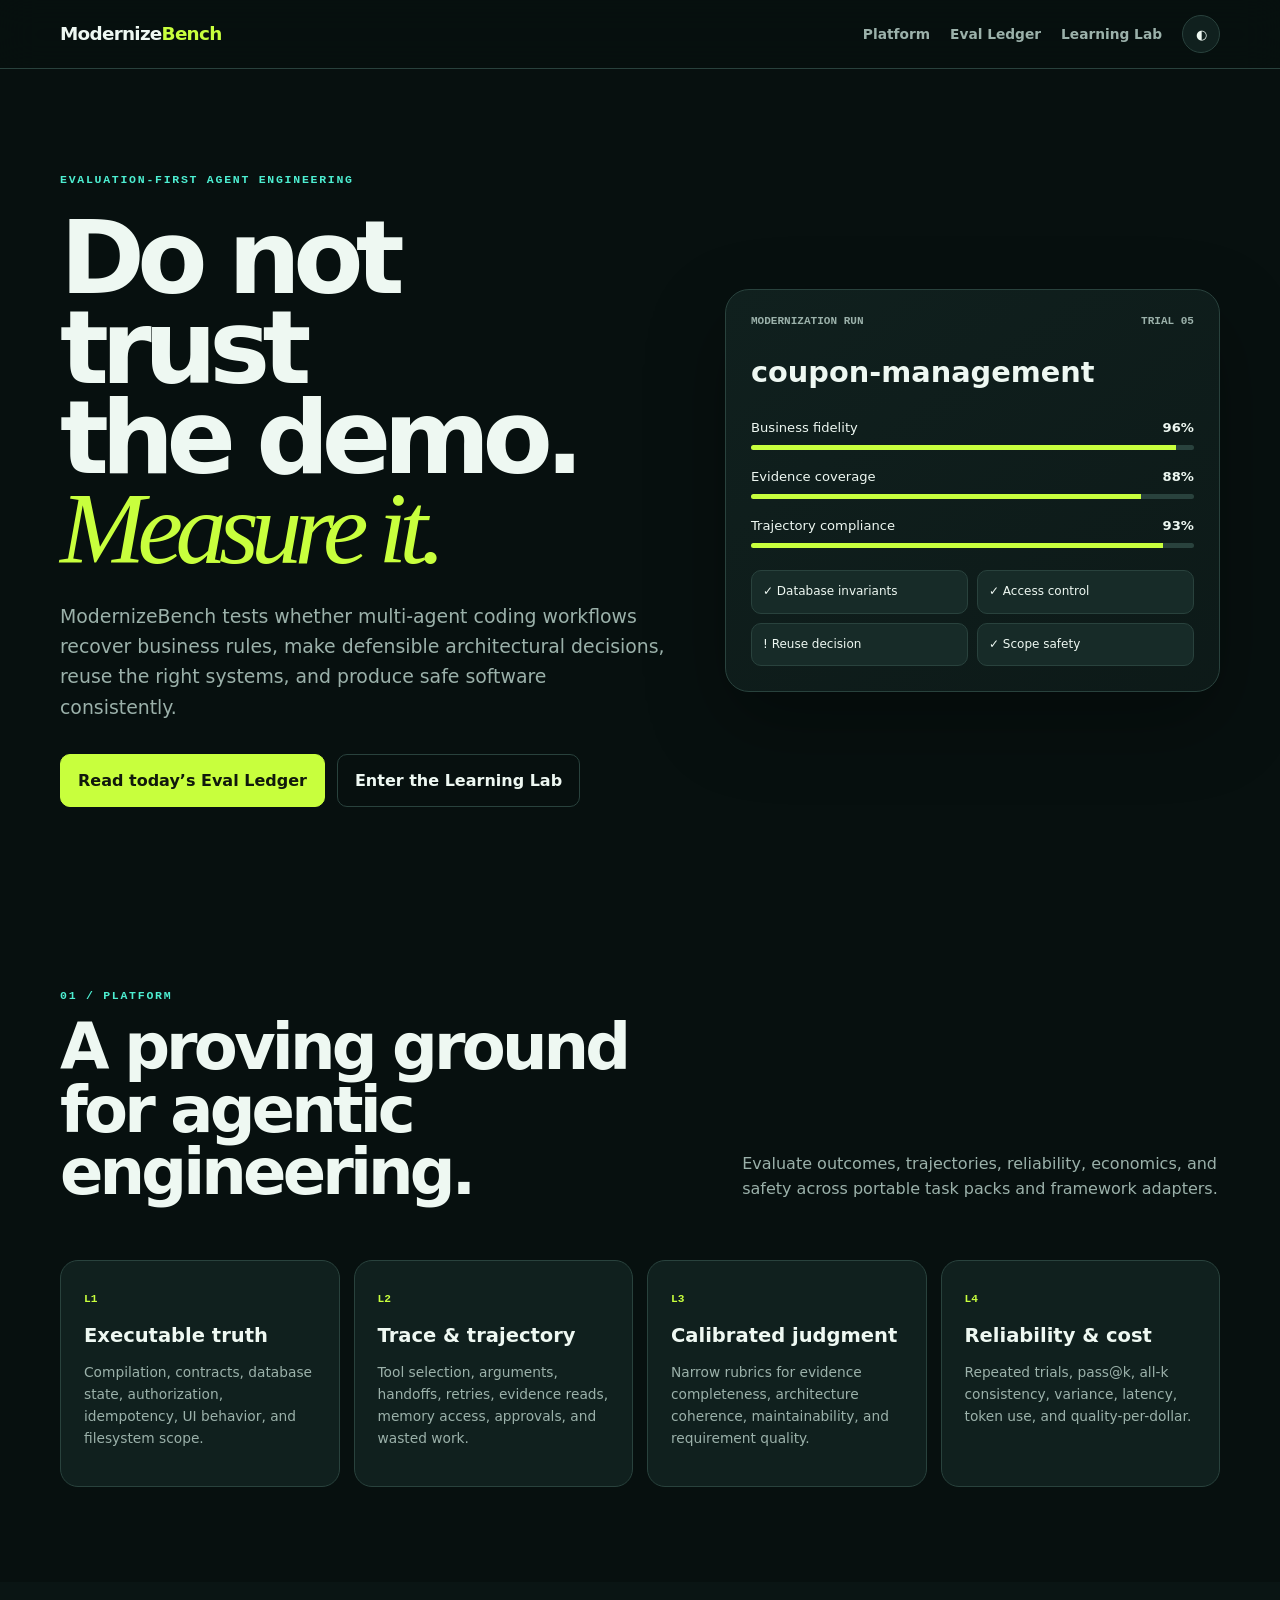
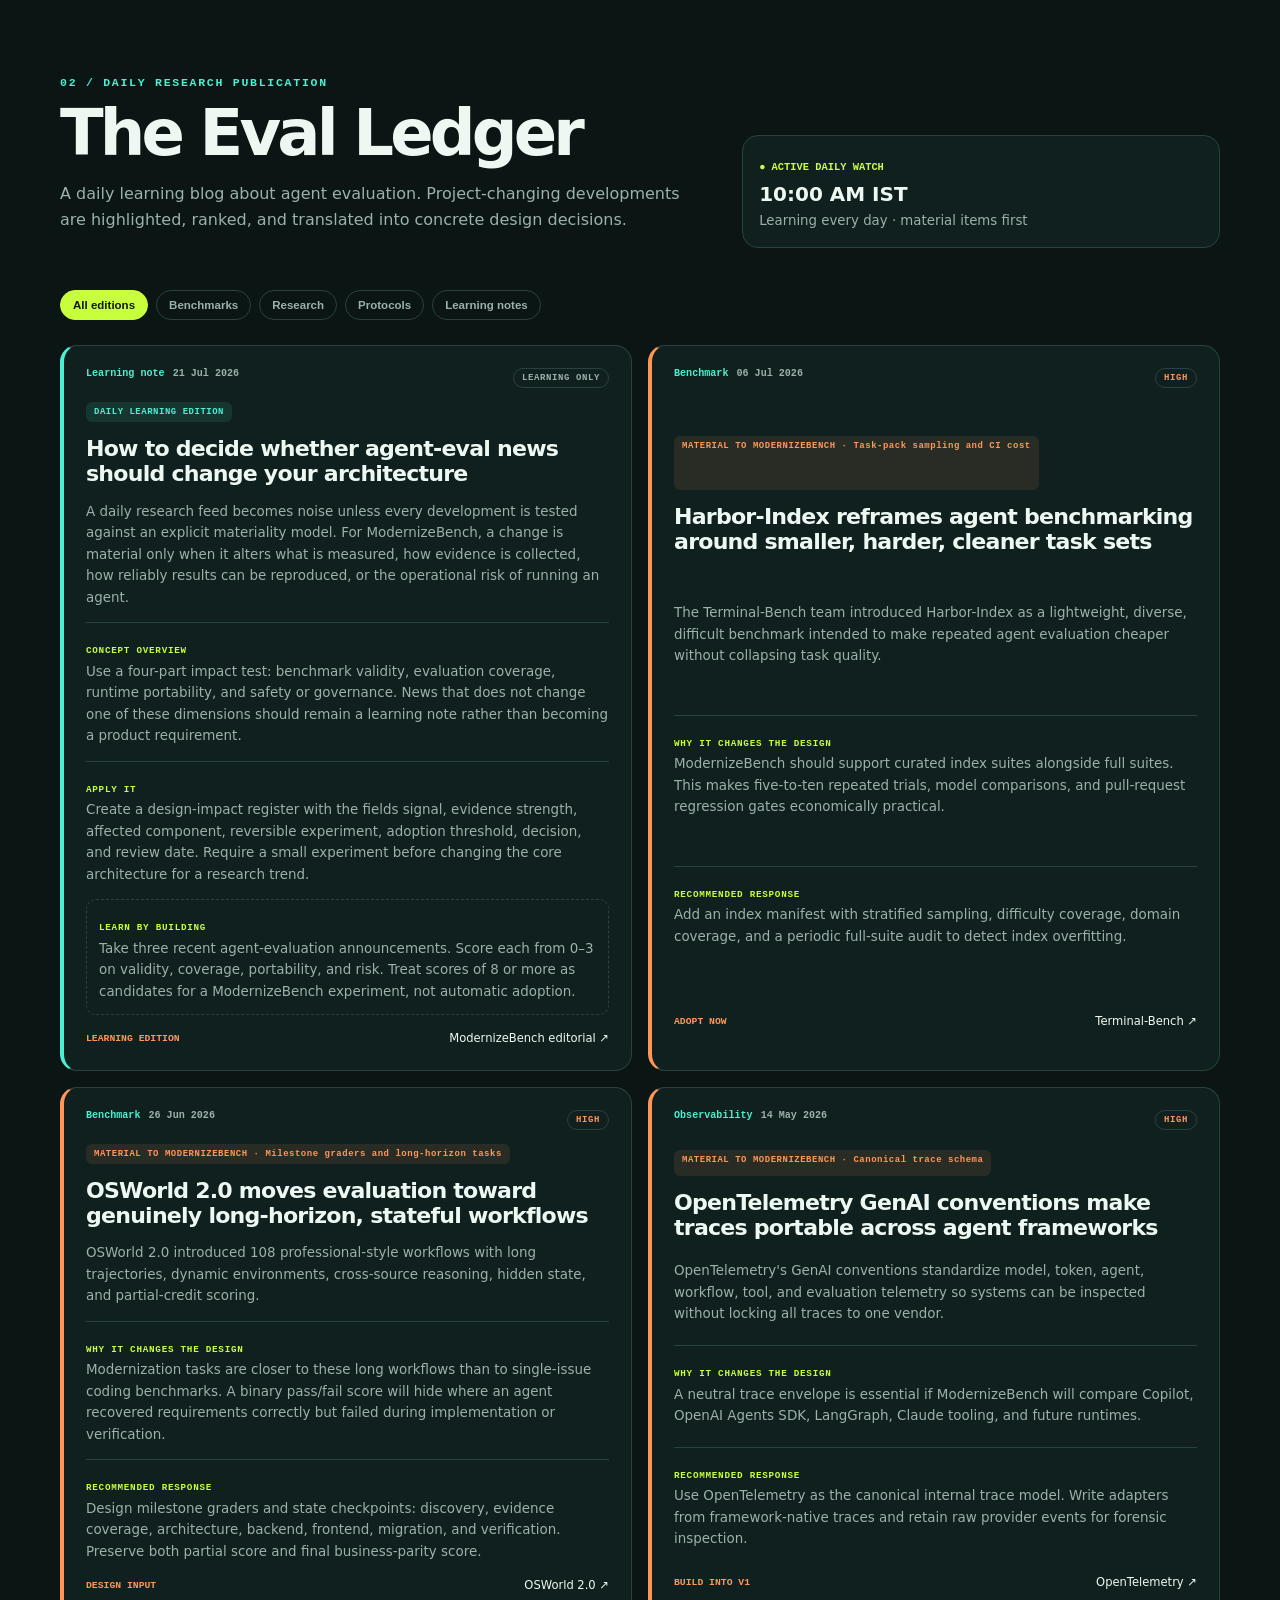
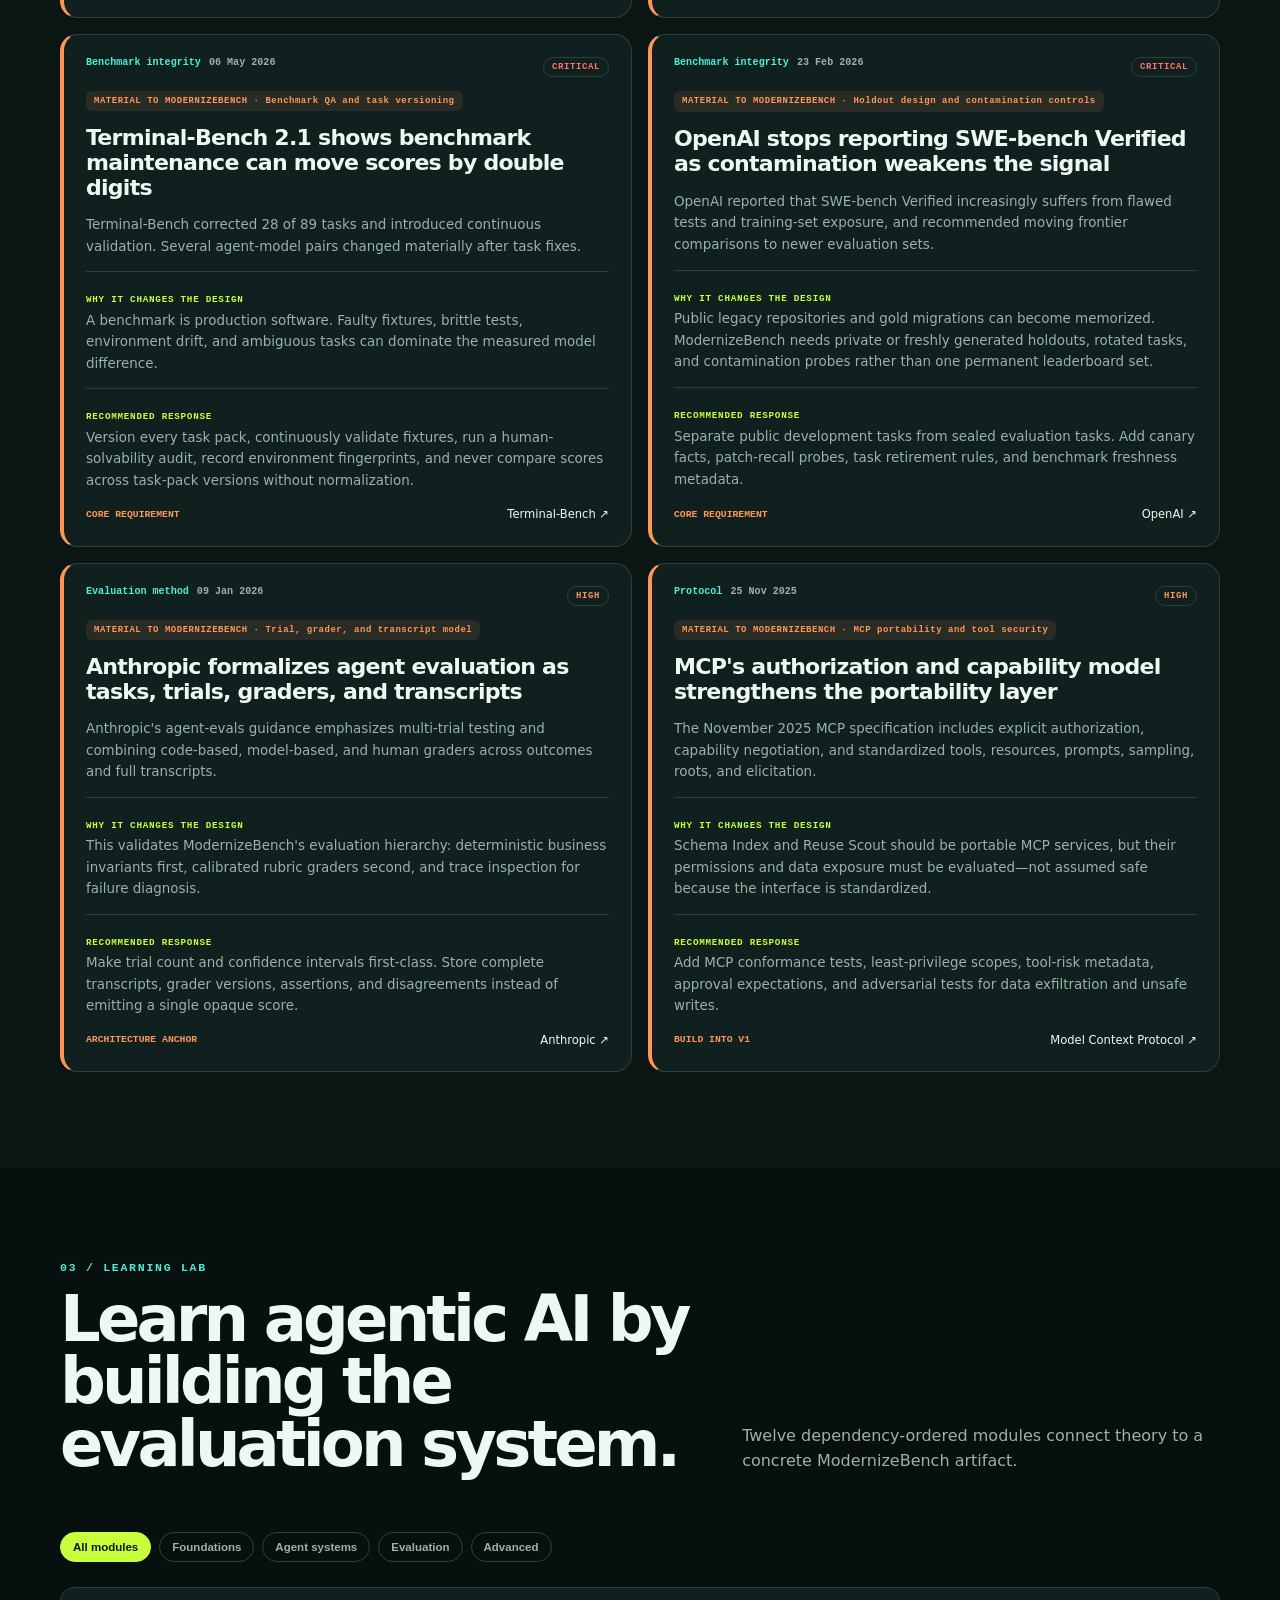
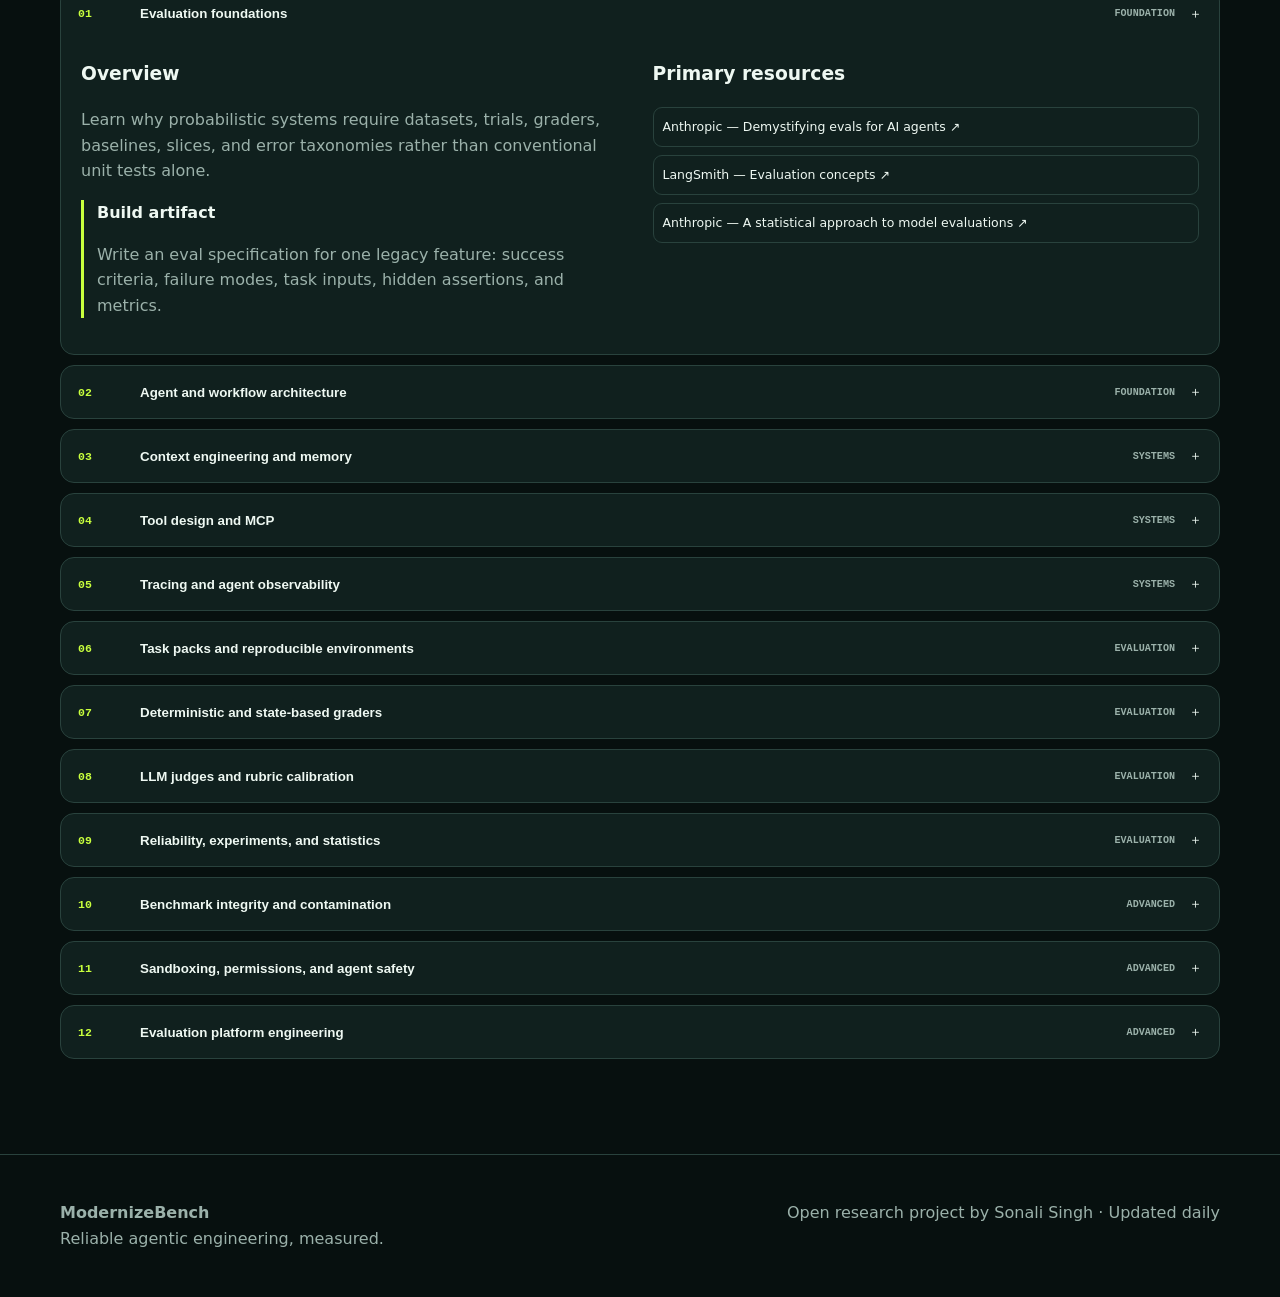
<file: index.html>
<!doctype html>
<html lang="en" data-theme="dark">
<head>
  <meta charset="utf-8">
  <meta name="viewport" content="width=device-width,initial-scale=1">
  <meta name="description" content="ModernizeBench evaluates agentic software-modernization workflows. The Eval Ledger publishes a daily agent-evaluation learning edition.">
  <title>ModernizeBench — The Eval Ledger</title>
  <style>
    :root{--bg:#07100f;--panel:#10201e;--panel2:#172b28;--text:#eef8f2;--muted:#9bb1aa;--line:#29423d;--acid:#c8ff3d;--cyan:#4deed1;--orange:#ff9658;--red:#ff7566;--max:1160px}html[data-theme=light]{--bg:#f0f5ef;--panel:#fff;--panel2:#e7efe9;--text:#0d1b18;--muted:#536b64;--line:#cad9d2;--acid:#6ca900;--cyan:#007f72;--orange:#d85c1d;--red:#c73e37}*{box-sizing:border-box}html{scroll-behavior:smooth}body{margin:0;background:var(--bg);color:var(--text);font:16px/1.6 Inter,ui-sans-serif,system-ui,-apple-system,"Segoe UI",sans-serif}a{color:inherit}.shell{width:min(var(--max),calc(100% - 36px));margin:auto}.nav{position:sticky;top:0;z-index:20;background:color-mix(in srgb,var(--bg) 88%,transparent);backdrop-filter:blur(18px);border-bottom:1px solid var(--line)}.navin{height:68px;display:flex;align-items:center;gap:24px}.brand{font-weight:850;text-decoration:none;letter-spacing:-.04em;font-size:1.15rem}.brand b{color:var(--acid)}.links{margin-left:auto;display:flex;gap:20px;align-items:center}.links a{color:var(--muted);text-decoration:none;font-size:.86rem;font-weight:700}.theme{border:1px solid var(--line);background:var(--panel);color:var(--text);border-radius:50%;width:38px;height:38px;cursor:pointer}.hero{padding:105px 0 88px;display:grid;grid-template-columns:1.1fr .9fr;gap:60px;align-items:center}.eyebrow,.kicker{font:800 .72rem/1 ui-monospace,monospace;letter-spacing:.15em;text-transform:uppercase;color:var(--cyan)}h1{font-size:clamp(3.7rem,8vw,7.4rem);line-height:.88;letter-spacing:-.075em;margin:27px 0}h1 em{color:var(--acid);font-family:Georgia,serif;font-weight:400}.lede{font-size:1.18rem;color:var(--muted);max-width:700px}.actions{display:flex;gap:12px;flex-wrap:wrap;margin-top:32px}.btn{padding:13px 17px;border-radius:10px;text-decoration:none;font-weight:800;border:1px solid var(--line)}.btn.primary{background:var(--acid);color:#11190c;border-color:var(--acid)}.score{background:linear-gradient(145deg,var(--panel),color-mix(in srgb,var(--panel) 80%,#000));border:1px solid var(--line);border-radius:24px;padding:25px;box-shadow:0 30px 80px #0005}.scoretop{display:flex;justify-content:space-between;color:var(--muted);font:700 .69rem ui-monospace,monospace}.score h3{font-size:1.8rem;margin:22px 0}.metric{margin:16px 0}.metric div{display:flex;justify-content:space-between;font-size:.82rem}.bar{height:5px;background:var(--line);margin-top:7px;border-radius:9px;overflow:hidden}.bar i{display:block;height:100%;background:var(--acid)}.checks{display:grid;grid-template-columns:1fr 1fr;gap:9px;margin-top:22px}.check{border:1px solid var(--line);background:var(--panel2);padding:11px;border-radius:10px;font-size:.75rem}.section{padding:95px 0}.heading{display:grid;grid-template-columns:1fr .75fr;gap:45px;align-items:end;margin-bottom:42px}.heading h2{font-size:clamp(2.6rem,5vw,4.8rem);line-height:.98;letter-spacing:-.06em;margin:14px 0}.heading p{color:var(--muted)}.grid4{display:grid;grid-template-columns:repeat(4,1fr);gap:14px}.card{border:1px solid var(--line);background:var(--panel);padding:23px;border-radius:18px}.card span{color:var(--acid);font:800 .7rem ui-monospace,monospace}.card h3{font-size:1.22rem;line-height:1.2;margin:14px 0}.card p{color:var(--muted);font-size:.86rem}.newsletter{background:color-mix(in srgb,var(--panel) 30%,var(--bg))}.monitor{border:1px solid var(--line);background:var(--panel);border-radius:16px;padding:16px;min-width:230px}.monitor b,.monitor small{display:block}.monitor b{font-size:1.25rem}.monitor small{color:var(--muted)}.dot{color:var(--acid);font:800 .65rem ui-monospace,monospace}.filters{display:flex;gap:8px;flex-wrap:wrap;margin:0 0 25px}.filter,.stage{border:1px solid var(--line);background:transparent;color:var(--muted);border-radius:999px;padding:8px 12px;cursor:pointer;font-weight:750;font-size:.72rem}.filter.active,.stage.active{background:var(--acid);color:#11190c;border-color:var(--acid)}.newsgrid{display:grid;grid-template-columns:1fr 1fr;gap:16px}.news{border:1px solid var(--line);border-left:4px solid var(--cyan);background:var(--panel);border-radius:17px;padding:22px;display:grid;gap:14px}.news.material{border-left-color:var(--orange)}.top{display:flex;justify-content:space-between;gap:10px;align-items:flex-start}.meta{font:700 .63rem ui-monospace,monospace;color:var(--muted)}.meta strong{color:var(--cyan);margin-right:8px}.rel{border:1px solid var(--line);border-radius:999px;padding:4px 8px;font:850 .56rem ui-monospace,monospace;letter-spacing:.07em}.rel.CRITICAL{color:var(--red)}.rel.HIGH{color:var(--orange)}.rel.LEARNING-ONLY{color:var(--muted)}.banner{width:max-content;max-width:100%;padding:5px 8px;border-radius:6px;background:color-mix(in srgb,var(--cyan) 10%,transparent);color:var(--cyan);font:800 .56rem ui-monospace,monospace;letter-spacing:.06em}.material .banner{background:color-mix(in srgb,var(--orange) 10%,transparent);color:var(--orange)}.news h3{font-size:1.38rem;line-height:1.14;margin:0;letter-spacing:-.035em}.news>p,.block p{margin:0;color:var(--muted);font-size:.84rem}.block{border-top:1px solid var(--line);padding-top:12px}.block small{font:800 .58rem ui-monospace,monospace;letter-spacing:.08em;color:var(--acid)}.exercise{border:1px dashed var(--line);padding:12px;border-radius:10px}.foot{display:flex;justify-content:space-between;gap:12px;align-items:center}.foot span{color:var(--orange);font:800 .61rem ui-monospace,monospace;text-transform:uppercase}.foot a{font-size:.72rem;text-decoration:none}.learnlist{display:grid;gap:10px}.learn{border:1px solid var(--line);background:var(--panel);border-radius:14px;overflow:hidden}.summary{width:100%;border:0;background:transparent;color:var(--text);display:grid;grid-template-columns:48px 1fr auto auto;gap:14px;align-items:center;text-align:left;padding:17px;cursor:pointer}.num{color:var(--acid);font:800 .72rem ui-monospace,monospace}.stagebadge{color:var(--muted);font:700 .63rem ui-monospace,monospace;text-transform:uppercase}.body{display:none;grid-template-columns:1fr 1fr;gap:25px;padding:0 20px 20px}.learn.open .body{display:grid}.body p{color:var(--muted)}.build{border-left:3px solid var(--acid);padding-left:13px}.resources{display:grid;gap:8px}.resources a{border:1px solid var(--line);border-radius:9px;padding:9px;text-decoration:none;font-size:.78rem}.footer{border-top:1px solid var(--line);padding:45px 0;color:var(--muted)}.footerin{display:flex;justify-content:space-between;gap:30px}.empty{padding:30px;border:1px dashed var(--line);border-radius:15px;color:var(--muted)}@media(max-width:900px){.hero,.heading{grid-template-columns:1fr}.grid4{grid-template-columns:1fr 1fr}.newsgrid{grid-template-columns:1fr}.links a{display:none}.body{grid-template-columns:1fr}}@media(max-width:560px){.hero{padding-top:70px}.grid4{grid-template-columns:1fr}.summary{grid-template-columns:35px 1fr auto}.stagebadge{display:none}.footerin{display:grid}}
  </style>
</head>
<body>
<nav class="nav"><div class="shell navin"><a class="brand" href="#top">Modernize<b>Bench</b></a><div class="links"><a href="#platform">Platform</a><a href="#newsletter">Eval Ledger</a><a href="#learn">Learning Lab</a><button class="theme" aria-label="Toggle theme">◐</button></div></div></nav>
<main id="top">
<section class="shell hero"><div><div class="eyebrow">Evaluation-first agent engineering</div><h1>Do not trust<br>the demo.<br><em>Measure it.</em></h1><p class="lede">ModernizeBench tests whether multi-agent coding workflows recover business rules, make defensible architectural decisions, reuse the right systems, and produce safe software consistently.</p><div class="actions"><a class="btn primary" href="#newsletter">Read today’s Eval Ledger</a><a class="btn" href="#learn">Enter the Learning Lab</a></div></div><aside class="score"><div class="scoretop"><span>MODERNIZATION RUN</span><span>TRIAL 05</span></div><h3>coupon-management</h3><div class="metric"><div><span>Business fidelity</span><b>96%</b></div><div class="bar"><i style="width:96%"></i></div></div><div class="metric"><div><span>Evidence coverage</span><b>88%</b></div><div class="bar"><i style="width:88%"></i></div></div><div class="metric"><div><span>Trajectory compliance</span><b>93%</b></div><div class="bar"><i style="width:93%"></i></div></div><div class="checks"><div class="check">✓ Database invariants</div><div class="check">✓ Access control</div><div class="check">! Reuse decision</div><div class="check">✓ Scope safety</div></div></aside></section>
<section class="shell section" id="platform"><div class="heading"><div><div class="kicker">01 / Platform</div><h2>A proving ground for agentic engineering.</h2></div><p>Evaluate outcomes, trajectories, reliability, economics, and safety across portable task packs and framework adapters.</p></div><div class="grid4"><article class="card"><span>L1</span><h3>Executable truth</h3><p>Compilation, contracts, database state, authorization, idempotency, UI behavior, and filesystem scope.</p></article><article class="card"><span>L2</span><h3>Trace & trajectory</h3><p>Tool selection, arguments, handoffs, retries, evidence reads, memory access, approvals, and wasted work.</p></article><article class="card"><span>L3</span><h3>Calibrated judgment</h3><p>Narrow rubrics for evidence completeness, architecture coherence, maintainability, and requirement quality.</p></article><article class="card"><span>L4</span><h3>Reliability & cost</h3><p>Repeated trials, pass@k, all-k consistency, variance, latency, token use, and quality-per-dollar.</p></article></div></section>
<section class="newsletter section" id="newsletter"><div class="shell"><div class="heading"><div><div class="kicker">02 / Daily research publication</div><h2>The Eval Ledger</h2><p>A daily learning blog about agent evaluation. Project-changing developments are highlighted, ranked, and translated into concrete design decisions.</p></div><div class="monitor"><span class="dot">● ACTIVE DAILY WATCH</span><b>10:00 AM IST</b><small>Learning every day · material items first</small></div></div><div class="filters"><button class="filter active" data-filter="all">All editions</button><button class="filter" data-filter="benchmarks">Benchmarks</button><button class="filter" data-filter="research">Research</button><button class="filter" data-filter="protocols">Protocols</button><button class="filter" data-filter="learning">Learning notes</button></div><div class="newsgrid" id="newsgrid"></div></div></section>
<section class="shell section" id="learn"><div class="heading"><div><div class="kicker">03 / Learning Lab</div><h2>Learn agentic AI by building the evaluation system.</h2></div><p>Twelve dependency-ordered modules connect theory to a concrete ModernizeBench artifact.</p></div><div class="filters"><button class="stage active" data-stage="all">All modules</button><button class="stage" data-stage="foundation">Foundations</button><button class="stage" data-stage="systems">Agent systems</button><button class="stage" data-stage="evaluation">Evaluation</button><button class="stage" data-stage="advanced">Advanced</button></div><div class="learnlist" id="learnlist"></div></section>
</main>
<footer class="footer"><div class="shell footerin"><div><b>ModernizeBench</b><br>Reliable agentic engineering, measured.</div><div>Open research project by Sonali Singh · Updated daily</div></div></footer>
<script src="assets/data.js"></script>
<script>
(()=>{const D=window.MODERNIZEBENCH_DATA,N=document.querySelector('#newsgrid'),L=document.querySelector('#learnlist'),rank={CRITICAL:0,HIGH:1,MEDIUM:2,'LEARNING ONLY':3};const date=d=>new Intl.DateTimeFormat('en-GB',{day:'2-digit',month:'short',year:'numeric'}).format(new Date(d+'T00:00:00'));const esc=s=>String(s??'');function news(f='all'){const items=D.newsletter.filter(x=>f==='all'||x.category===f).sort((a,b)=>new Date(b.date)-new Date(a.date)||(rank[a.relevance]??9)-(rank[b.relevance]??9));N.innerHTML=items.length?items.map(x=>`<article class="news ${x.material?'material':''}"><div class="top"><div class="meta"><strong>${esc(x.label)}</strong>${date(x.date)}</div><span class="rel ${esc(x.relevance).replaceAll(' ','-')}">${esc(x.relevance)}</span></div><div class="banner">${x.material?'MATERIAL TO MODERNIZEBENCH · '+esc(x.affected):'DAILY LEARNING EDITION'}</div><h3>${esc(x.title)}</h3><p>${esc(x.summary)}</p><div class="block"><small>${x.material?'WHY IT CHANGES THE DESIGN':'CONCEPT OVERVIEW'}</small><p>${esc(x.impact)}</p></div><div class="block"><small>${x.material?'RECOMMENDED RESPONSE':'APPLY IT'}</small><p>${esc(x.action)}</p></div>${x.exercise?`<div class="exercise block"><small>LEARN BY BUILDING</small><p>${esc(x.exercise)}</p></div>`:''}<div class="foot"><span>${esc(x.urgency)}</span><a href="${esc(x.url)}" ${x.url?.startsWith('#')?'':'target="_blank" rel="noreferrer"'}>${esc(x.source)} ↗</a></div></article>`).join(''):'<div class="empty">No editions in this category yet.</div>'}function learn(s='all'){const items=D.learning.filter(x=>s==='all'||x.stage===s);L.innerHTML=items.map((x,i)=>`<article class="learn ${i===0?'open':''}"><button class="summary" aria-expanded="${i===0}"><span class="num">${x.number}</span><b>${esc(x.title)}</b><span class="stagebadge">${esc(x.stage)}</span><span>＋</span></button><div class="body"><div><h3>Overview</h3><p>${esc(x.overview)}</p><div class="build"><b>Build artifact</b><p>${esc(x.build)}</p></div></div><div><h3>Primary resources</h3><div class="resources">${x.resources.map(r=>`<a href="${r.url}" target="_blank" rel="noreferrer">${esc(r.name)} ↗</a>`).join('')}</div></div></div></article>`).join('');document.querySelectorAll('.summary').forEach(b=>b.onclick=()=>{const c=b.closest('.learn'),o=c.classList.toggle('open');b.setAttribute('aria-expanded',o)})}news();learn();document.querySelectorAll('.filter').forEach(b=>b.onclick=()=>{document.querySelectorAll('.filter').forEach(x=>x.classList.remove('active'));b.classList.add('active');news(b.dataset.filter)});document.querySelectorAll('.stage').forEach(b=>b.onclick=()=>{document.querySelectorAll('.stage').forEach(x=>x.classList.remove('active'));b.classList.add('active');learn(b.dataset.stage)});const T=document.querySelector('.theme'),stored=localStorage.getItem('mb-theme');if(stored)document.documentElement.dataset.theme=stored;T.onclick=()=>{const v=document.documentElement.dataset.theme==='dark'?'light':'dark';document.documentElement.dataset.theme=v;localStorage.setItem('mb-theme',v)}})();
</script>
</body>
</html>
</file>
